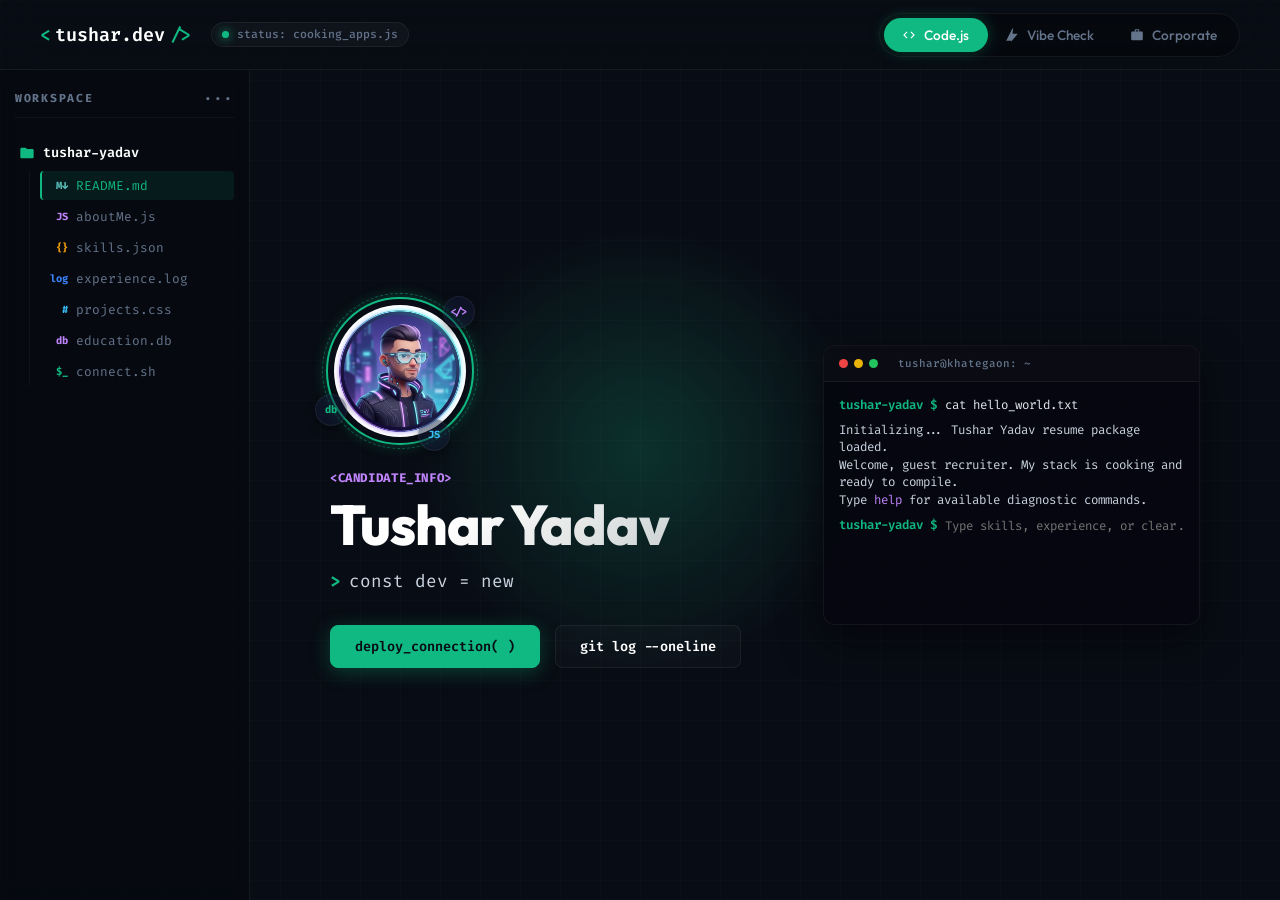
<file: index.html>
<!DOCTYPE html>
<html lang="en">
<head>
    <meta charset="UTF-8">
    <meta name="viewport" content="width=device-width, initial-scale=1.0">
    <title>Tushar Yadav | Full-Stack Web Wizard</title>
    <meta name="description" content="A highly aesthetic, dynamic interactive portfolio and resume of Tushar Yadav, Full-Stack Web Developer. Explore in Developer Mode, Gen-Z Vibe Mode, or Corporate Mode.">
    <!-- Google Fonts -->
    <link rel="preconnect" href="https://fonts.googleapis.com">
    <link rel="preconnect" href="https://fonts.gstatic.com" crossorigin>
    <link href="https://fonts.googleapis.com/css2?family=Fira+Code:wght@400;500;600&family=Inter:wght@300;400;500;600&family=Outfit:wght@400;500;600;700;800&display=swap" rel="stylesheet">
    <!-- Styling -->
    <link rel="stylesheet" href="styles.css">
</head>
<body class="mode-code">
    <!-- Interactive Background Mouse Glow -->
    <div id="cursor-glow"></div>

    <!-- Background Grid Effect -->
    <div class="bg-grid"></div>

    <!-- Master Header Navigation -->
    <header class="main-header" id="nav-header">
        <button class="mobile-menu-btn" onclick="toggleMobileExplorer()" id="btn-mobile-toggle" aria-label="Toggle Navigation Sidebar">
            <svg viewBox="0 0 24 24"><path d="M3 18h18v-2H3v2zm0-5h18v-2H3v2zm0-7v2h18V6H3z"/></svg>
        </button>
        <div class="header-logo">
            <span class="logo-bracket">&lt;</span>
            <span class="logo-text">tushar.dev</span>
            <span class="logo-bracket">/&gt;</span>
            <div class="pulse-indicator-wrapper">
                <span class="pulse-dot"></span>
                <span class="pulse-text txt-code">status: cooking_apps.js</span>
                <span class="pulse-text txt-genz">status: currently cookin' 🍳</span>
                <span class="pulse-text txt-corp">status: Open to Opportunities</span>
            </div>
        </div>
        
        <!-- Toggle Segment Controllers -->
        <nav class="mode-selector-wrapper">
            <div class="mode-selector-bg"></div>
            <button class="mode-btn active" id="btn-code" onclick="switchMode('mode-code')" data-index="0">
                <svg class="nav-icon" viewBox="0 0 24 24"><path d="M9.4 16.6L4.8 12l4.6-4.6L8 6l-6 6 6 6 1.4-1.4zm5.2 0l4.6-4.6-4.6-4.6L16 6l6 6-6 6-1.4-1.4z"/></svg>
                <span>Code.js</span>
            </button>
            <button class="mode-btn" id="btn-genz" onclick="switchMode('mode-genz')" data-index="1">
                <svg class="nav-icon" viewBox="0 0 24 24"><path d="M12 2L2 22h9l-1 2 12-14h-9l1-10z"/></svg>
                <span>Vibe Check</span>
            </button>
            <button class="mode-btn" id="btn-corp" onclick="switchMode('mode-corp')" data-index="2">
                <svg class="nav-icon" viewBox="0 0 24 24"><path d="M20 6h-4V4c0-1.11-.89-2-2-2h-4c-1.11 0-2 .89-2 2v2H4c-1.11 0-1.99.89-1.99 2L2 19c0 1.11.89 2 2 2h16c1.11 0 2-.89 2-2V8c0-1.11-.89-2-2-2zm-6 0h-4V4h4v2z"/></svg>
                <span>Corporate</span>
            </button>
        </nav>
    </header>

    <!-- Master Layout Wrapper -->
    <div class="app-layout">
        
        <!-- Sidebar - Simulated IDE Explorer -->
        <aside class="sidebar-explorer" id="sidebar">
            <div class="explorer-header">
                <span class="explorer-title">WORKSPACE</span>
                <span class="explorer-action-dots">•••</span>
            </div>
            <div class="explorer-folder">
                <div class="folder-title" onclick="toggleFolder('src-folder')">
                    <svg class="folder-icon" viewBox="0 0 24 24"><path d="M10 4H4c-1.1 0-1.99.9-1.99 2L2 18c0 1.1.9 2 2 2h16c1.1 0 2-.9 2-2V8c0-1.1-.9-2-2-2h-8l-2-2z"/></svg>
                    <span>tushar-yadav</span>
                </div>
                <div class="folder-contents active" id="src-folder">
                    <a href="#hero-section" class="file-item active" id="file-home">
                        <span class="file-extension md">M↓</span>
                        <span class="file-name">README.md</span>
                    </a>
                    <a href="#about-section" class="file-item" id="file-about">
                        <span class="file-extension js">JS</span>
                        <span class="file-name">aboutMe.js</span>
                    </a>
                    <a href="#skills-section" class="file-item" id="file-skills">
                        <span class="file-extension json">{}</span>
                        <span class="file-name">skills.json</span>
                    </a>
                    <a href="#experience-section" class="file-item" id="file-exp">
                        <span class="file-extension log">log</span>
                        <span class="file-name">experience.log</span>
                    </a>
                    <a href="#projects-section" class="file-item" id="file-proj">
                        <span class="file-extension css">#</span>
                        <span class="file-name">projects.css</span>
                    </a>
                    <a href="#education-section" class="file-item" id="file-edu">
                        <span class="file-extension db">db</span>
                        <span class="file-name">education.db</span>
                    </a>
                    <a href="#contact-section" class="file-item" id="file-contact">
                        <span class="file-extension sh">$_</span>
                        <span class="file-name">connect.sh</span>
                    </a>
                </div>
            </div>
        </aside>

        <!-- Main Scrolling Content Pane -->
        <main class="content-viewport" id="scroll-container">
            
            <!-- Section 1: HERO / LANDING -->
            <section class="section hero-sec" id="hero-section" data-file="file-home">
                <div class="section-content hero-layout">
                    
                    <div class="hero-left">
                        <!-- Custom Cyber Profile Avatar -->
                        <div class="avatar-glow-container">
                            <div class="avatar-ring-outer"></div>
                            <div class="avatar-ring-inner"></div>
                            <img src="avatar.png" alt="Tushar Yadav Avatar" class="profile-avatar" id="avatar-img">
                            <div class="tech-orb t1">&lt;/&gt;</div>
                            <div class="tech-orb t2">db</div>
                            <div class="tech-orb t3">JS</div>
                        </div>

                        <div class="hero-title-group">
                            <span class="hero-badge txt-code">&lt;candidate_info&gt;</span>
                            <span class="hero-badge txt-genz">🚨 FRESH COOK IN THE TOWN</span>
                            <span class="hero-badge txt-corp">Professional Portfolio</span>
                            
                            <h1 class="main-title" id="tushar-title">Tushar Yadav</h1>
                            
                            <div class="dynamic-subtitle-wrap">
                                <span class="subtitle-arrow">&gt;</span>
                                <span class="typing-text" id="typing-sub"></span>
                            </div>
                        </div>

                        <!-- Mini quick-actions for high aesthetics -->
                        <div class="hero-cta-group">
                            <a href="#contact-section" class="btn-primary" id="btn-hire">
                                <span class="txt-code">deploy_connection( )</span>
                                <span class="txt-genz">Ping Me (Elite Vibe Check)</span>
                                <span class="txt-corp">Contact Tushar</span>
                            </a>
                            <a href="#experience-section" class="btn-secondary" id="btn-view-work">
                                <span class="txt-code">git log --oneline</span>
                                <span class="txt-genz">Scroll My Lore</span>
                                <span class="txt-corp">View Work History</span>
                            </a>
                        </div>
                    </div>

                    <!-- Right Side: Interactive Terminal Simulator -->
                    <div class="hero-right">
                        <div class="terminal-panel">
                            <div class="terminal-header">
                                <div class="terminal-dots">
                                    <span class="dot red"></span>
                                    <span class="dot yellow"></span>
                                    <span class="dot green"></span>
                                </div>
                                <span class="terminal-tab-title">tushar@khategaon: ~</span>
                            </div>
                            <div class="terminal-body" id="term-body">
                                <div class="term-line">
                                    <span class="term-prompt">tushar-yadav $</span> <span class="term-input">cat hello_world.txt</span>
                                </div>
                                <div class="term-output text-glow" id="term-intro">
                                    Initializing... Tushar Yadav resume package loaded.<br>
                                    Welcome, guest recruiter. My stack is cooking and ready to compile.<br>
                                    Type <span class="highlight-cmd">help</span> for available diagnostic commands.
                                </div>
                                <div class="term-line" id="term-input-line">
                                    <span class="term-prompt">tushar-yadav $</span>
                                    <input type="text" class="term-cli-input" id="term-cli-input" autofocus autocomplete="off" spellcheck="false" placeholder="Type skills, experience, or clear...">
                                </div>
                            </div>
                        </div>
                    </div>

                </div>
            </section>

            <!-- Section 2: ABOUT ME -->
            <section class="section" id="about-section" data-file="file-about">
                <div class="section-content">
                    <h2 class="section-h2">
                        <span class="sec-accent txt-code">01. const ABOUT_ME = {</span>
                        <span class="sec-accent txt-genz">✨ THE LORE / VIBE CHECK</span>
                        <span class="sec-accent txt-corp">Professional Summary</span>
                    </h2>

                    <div class="glass-card about-card">
                        <div class="card-edge-glow"></div>
                        <div class="card-inner">
                            <div class="code-bracket open txt-code">{</div>
                            
                            <!-- Standard corporate professional summary -->
                            <div class="about-text txt-corp">
                                <p class="lead-para">Motivated and passionate IT professional with hands-on experience in frontend and backend web development. Skilled in building responsive websites and web applications using modern technologies including HTML5, CSS3, JavaScript, Node.js, and MongoDB.</p>
                                <p>Completed 8 months of practical, intensive coaching with a heavy focus on real-world projects, dynamic UI development, debugging, and robust problem-solving.</p>
                            </div>

                            <!-- Gen-Z Slang Summary -->
                            <div class="about-text txt-genz">
                                <p class="lead-para">I'm a full-stack wizard cooking elite code, zero cap. In my coding era, I specialize in crafting pixel-perfect, responsive layouts and backend servers that run clean with no latency issues. 🍳</p>
                                <p>Grinded 8 months straight in a tech bootcamp masterclass, building templates, debugging complex scripts, and optimizing databases. Main character energy in every repo I push.</p>
                            </div>

                            <!-- Developer Code Summary -->
                            <div class="about-text txt-code">
                                <div class="code-indent">
                                    <span class="code-key">name</span>: <span class="code-string">"Tushar Yadav"</span>,<br>
                                    <span class="code-key">role</span>: <span class="code-string">"Full-Stack Web Trainee"</span>,<br>
                                    <span class="code-key">xp_duration</span>: <span class="code-string">"8_months_intensive"</span>,<br>
                                    <span class="code-key">vibe</span>: <span class="code-string">"Always learning, zero-downtime architect"</span>,<br>
                                    <span class="code-key">mission</span>: <span class="code-string">"Convert user ideas into robust, responsive codeblocks"</span>,<br>
                                    <span class="code-key">locales</span>: [<span class="code-string">"Khategaon"</span>, <span class="code-string">"Remote"</span>],<br>
                                    <span class="code-key">core_drivers</span>: [<span class="code-string">"clean UI"</span>, <span class="code-string">"scalable databases"</span>, <span class="code-string">"interactive styling"</span>]
                                </div>
                            </div>

                            <div class="code-bracket close txt-code">}</div>
                        </div>
                    </div>

                    <!-- Personal Strengths / Vibe highlights -->
                    <div class="strengths-wrapper">
                        <h3 class="subsection-h3 txt-code">// internal_drivers:</h3>
                        <h3 class="subsection-h3 txt-genz">🎯 CHARACTER PERKS (UNLOCKED)</h3>
                        <h3 class="subsection-h3 txt-corp">Key Strengths & Competencies</h3>
                        
                        <div class="strengths-grid">
                            <div class="strength-tag" id="str-learner">
                                <div class="strength-icon">🚀</div>
                                <div class="strength-content">
                                    <span class="strength-title txt-code">QuickLearner.extend()</span>
                                    <span class="strength-title txt-genz">Quick Learner Maxxing</span>
                                    <span class="strength-title txt-corp">Rapid Technology Adaptation</span>
                                    <span class="strength-desc txt-code">Upgrades mental libraries dynamically.</span>
                                    <span class="strength-desc txt-genz">Learns new tech in record time. Elite focus.</span>
                                    <span class="strength-desc txt-corp">Proven ability to master complex stacks quickly.</span>
                                </div>
                            </div>
                            
                            <div class="strength-tag" id="str-punctual">
                                <div class="strength-icon">⏰</div>
                                <div class="strength-content">
                                    <span class="strength-title txt-code">cron.schedule('on_time')</span>
                                    <span class="strength-title txt-genz">Hardworking & Punctual</span>
                                    <span class="strength-title txt-corp">Reliable & Timely Execution</span>
                                    <span class="strength-desc txt-code">Zero deadline misses. Punctual execution.</span>
                                    <span class="strength-desc txt-genz">Always locked in, punctuality is undefeated.</span>
                                    <span class="strength-desc txt-corp">Committed to hitting milestones and project timelines.</span>
                                </div>
                            </div>

                            <div class="strength-tag" id="str-attitude">
                                <div class="strength-icon">☀️</div>
                                <div class="strength-content">
                                    <span class="strength-title txt-code">this.attitude === 'positive'</span>
                                    <span class="strength-title txt-genz">Immaculate Vibes Only</span>
                                    <span class="strength-title txt-corp">Positive Attitude & Mindset</span>
                                    <span class="strength-desc txt-code">Returns catch(err) => resolve('we_will_fix_it').</span>
                                    <span class="strength-desc txt-genz">Bouncing back from bugs with positive energy.</span>
                                    <span class="strength-desc txt-corp">Constructive team member focused on solutions.</span>
                                </div>
                            </div>

                            <div class="strength-tag" id="str-collab">
                                <div class="strength-icon">🤝</div>
                                <div class="strength-content">
                                    <span class="strength-title txt-code">git.merge('team_branch')</span>
                                    <span class="strength-title txt-genz">Team Synergy Master</span>
                                    <span class="strength-title txt-corp">Collaborative Communication</span>
                                    <span class="strength-desc txt-code">Syncs assets and code flawlessly without conflicts.</span>
                                    <span class="strength-desc txt-genz">Excellent synergy, carrying discussions, no friction.</span>
                                    <span class="strength-desc txt-corp">Exceptional verbal exchange and dynamic team player.</span>
                                </div>
                            </div>
                        </div>
                    </div>

                </div>
            </section>

            <!-- Section 3: TECHNICAL SKILLS -->
            <section class="section" id="skills-section" data-file="file-skills">
                <div class="section-content">
                    <h2 class="section-h2">
                        <span class="sec-accent txt-code">02. cat skills.json</span>
                        <span class="sec-accent txt-genz">🔥 MY STACK IS ELITE</span>
                        <span class="sec-accent txt-corp">Technical Expertise</span>
                    </h2>

                    <div class="skills-layout-grid">
                        
                        <!-- Skill Area 1: FRONTEND -->
                        <div class="glass-card skill-card" id="card-frontend">
                            <div class="card-header">
                                <div class="skill-category-icon">
                                    <svg viewBox="0 0 24 24"><path d="M12 2L2 7l10 5 10-5-10-5zM2 17l10 5 10-5M2 12l10 5 10-5"/></svg>
                                </div>
                                <h3 class="skill-cat-title">Frontend Development</h3>
                            </div>
                            <div class="skills-badges-list">
                                <div class="skill-badge" data-level="95%">
                                    <span class="badge-name">HTML5</span>
                                    <div class="badge-desc txt-code">&lt;semantic_layout&gt;</div>
                                    <div class="badge-desc txt-genz">Building structure, clean layout meta</div>
                                    <div class="badge-desc txt-corp">Structural page semantics & SEO base</div>
                                    <div class="skill-bar"><div class="fill" style="width: 95%;"></div></div>
                                </div>
                                <div class="skill-badge" data-level="90%">
                                    <span class="badge-name">CSS3</span>
                                    <div class="badge-desc txt-code">.aesthetic { layout: flex; }</div>
                                    <div class="badge-desc txt-genz">Glassmorphism, variables, flexbox flex</div>
                                    <div class="badge-desc txt-corp">Responsive typography & layout design</div>
                                    <div class="skill-bar"><div class="fill" style="width: 90%;"></div></div>
                                </div>
                                <div class="skill-badge" data-level="85%">
                                    <span class="badge-name">JavaScript</span>
                                    <div class="badge-desc txt-code">async () =&gt; await success;</div>
                                    <div class="badge-desc txt-genz">DOM wizardry, logic controllers</div>
                                    <div class="badge-desc txt-corp">Dynamic logic & browser interactivity</div>
                                    <div class="skill-bar"><div class="fill" style="width: 85%;"></div></div>
                                </div>
                                <div class="skill-badge" data-level="90%">
                                    <span class="badge-name">Responsive Design</span>
                                    <div class="badge-desc txt-code">@media (max-width: mobile)</div>
                                    <div class="badge-desc txt-genz">Looks clean on iPhone & Ultra-wide monitors</div>
                                    <div class="badge-desc txt-corp">Mobile-first layouts & liquid navigation</div>
                                    <div class="skill-bar"><div class="fill" style="width: 90%;"></div></div>
                                </div>
                            </div>
                        </div>

                        <!-- Skill Area 2: BACKEND & DATABASE -->
                        <div class="glass-card skill-card" id="card-backend">
                            <div class="card-header">
                                <div class="skill-category-icon">
                                    <svg viewBox="0 0 24 24"><path d="M12 2C6.48 2 2 6.48 2 12s4.48 10 10 10 10-4.48 10-10S17.52 2 12 2zm1 17h-2v-2h2v2zm2.07-7.75l-.9.92C13.45 12.9 13 13.5 13 15h-2v-.5c0-1.1.45-2.1 1.17-2.83l1.24-1.26c.37-.36.59-.86.59-1.41 0-1.1-.9-2-2-2s-2 .9-2 2H7c0-2.76 2.24-5 5-5s5 2.24 5 5c0 1.04-.42 1.99-1.07 2.75z"/></svg>
                                </div>
                                <h3 class="skill-cat-title">Backend & Database</h3>
                            </div>
                            <div class="skills-badges-list">
                                <div class="skill-badge" data-level="80%">
                                    <span class="badge-name">Node.js</span>
                                    <div class="badge-desc txt-code">require('http').createServer()</div>
                                    <div class="badge-desc txt-genz">Engines running scripts at peak speed 🏎️</div>
                                    <div class="badge-desc txt-corp">Scalable server-side script execution</div>
                                    <div class="skill-bar"><div class="fill" style="width: 80%;"></div></div>
                                </div>
                                <div class="skill-badge" data-level="82%">
                                    <span class="badge-name">Express.js</span>
                                    <div class="badge-desc txt-code">app.use(router)</div>
                                    <div class="badge-desc txt-genz">Server gates, middleware pipelines</div>
                                    <div class="badge-desc txt-corp">Robust REST API routing systems</div>
                                    <div class="skill-bar"><div class="fill" style="width: 82%;"></div></div>
                                </div>
                                <div class="skill-badge" data-level="80%">
                                    <span class="badge-name">MongoDB</span>
                                    <div class="badge-desc txt-code">db.collection.aggregate()</div>
                                    <div class="badge-desc txt-genz">Keeping database documents rent-free 📁</div>
                                    <div class="badge-desc txt-corp">JSON schema databases & aggregations</div>
                                    <div class="skill-bar"><div class="fill" style="width: 80%;"></div></div>
                                </div>
                            </div>
                        </div>

                        <!-- Skill Area 3: UTILITIES & SYSTEM -->
                        <div class="glass-card skill-card" id="card-other">
                            <div class="card-header">
                                <div class="skill-category-icon">
                                    <svg viewBox="0 0 24 24"><path d="M22.7 19l-9.1-9.1c.9-2.3.4-5-1.5-6.9-2-2-5-2.4-7.4-1.3L9 6 6 9 1.6 4.3C.5 6.7.9 9.8 2.9 11.8c1.9 1.9 4.6 2.4 6.9 1.5l9.1 9.1c.4.4 1 .4 1.4 0l2.3-2.3c.5-.4.5-1.1.1-1.1z"/></svg>
                                </div>
                                <h3 class="skill-cat-title">Other Assets & Automation</h3>
                            </div>
                            <div class="skills-badges-list">
                                <div class="skill-badge" data-level="90%">
                                    <span class="badge-name">Windows OS & CLI</span>
                                    <div class="badge-desc txt-code">powershell -Command "run"</div>
                                    <div class="badge-desc txt-genz">Managing file directories in terminal mode</div>
                                    <div class="badge-desc txt-corp">System configurations and operations</div>
                                    <div class="skill-bar"><div class="fill" style="width: 90%;"></div></div>
                                </div>
                                <div class="skill-badge" data-level="95%">
                                    <span class="badge-name">Software & File Handling</span>
                                    <div class="badge-desc txt-code">fs.mkdirSync(nested_folders)</div>
                                    <div class="badge-desc txt-genz">Zero disorganization, clean digital system</div>
                                    <div class="badge-desc txt-corp">Effective assets management & logistics</div>
                                    <div class="skill-bar"><div class="fill" style="width: 95%;"></div></div>
                                </div>
                                <div class="skill-badge" data-level="85%">
                                    <span class="badge-name">AI & Automation Tools</span>
                                    <div class="badge-desc txt-code">gpt.prompt(optimize_workflow)</div>
                                    <div class="badge-desc txt-genz">AI prompts to boost dev productivity 🤖</div>
                                    <div class="badge-desc txt-corp">Leveraging LLM interfaces for coding flow</div>
                                    <div class="skill-bar"><div class="fill" style="width: 85%;"></div></div>
                                </div>
                            </div>
                        </div>

                    </div>
                </div>
            </section>

            <!-- Section 4: EXPERIENCE -->
            <section class="section" id="experience-section" data-file="file-exp">
                <div class="section-content">
                    <h2 class="section-h2">
                        <span class="sec-accent txt-code">03. git log --experience</span>
                        <span class="sec-accent txt-genz">🛠️ THE CAREER ARC</span>
                        <span class="sec-accent txt-corp">Professional Experience</span>
                    </h2>

                    <div class="timeline-container">
                        <div class="timeline-line"></div>
                        
                        <div class="timeline-item active">
                            <div class="timeline-bullet"></div>
                            <div class="timeline-date">2025 - Present (8 Months)</div>
                            <div class="glass-card timeline-card">
                                <div class="card-inner">
                                    <div class="timeline-card-header">
                                        <div class="job-meta">
                                            <h3 class="job-title txt-code">class WebDevelopmentTrainee extends Coaching</h3>
                                            <h3 class="job-title txt-genz">Web Development Apprentice Trainee 🚀</h3>
                                            <h3 class="job-title txt-corp">Web Development Trainee</h3>
                                            
                                            <span class="company-name">Coaching Institute</span>
                                        </div>
                                        <span class="job-duration-badge">8 Months Intensive</span>
                                    </div>
                                    
                                    <ul class="timeline-bullet-list">
                                        <!-- Code mode comments and features -->
                                        <li class="txt-code"><span class="list-bullet">&gt;</span> git commit -m "feat: design aesthetic & highly responsive structures using CSS3 & HTML5 semantic components"</li>
                                        <li class="txt-code"><span class="list-bullet">&gt;</span> git commit -m "feat: setup Express routers and configure Node.js runtime environments for web applications"</li>
                                        <li class="txt-code"><span class="list-bullet">&gt;</span> git commit -m "feat: establish DB connection schemas via MongoDB clusters and verify secure collections integration"</li>
                                        <li class="txt-code"><span class="list-bullet">&gt;</span> git commit -m "fix: resolve nested layout styling errors and refactor complex asynchronous code scopes"</li>
                                        <li class="txt-code"><span class="list-bullet">&gt;</span> git commit -m "test: rebuild design templates to match high fidelity real-time target designs exactly"</li>

                                        <!-- Gen-Z Translation -->
                                        <li class="txt-genz"><span class="list-bullet">⚡</span> Designed aesthetic, liquid frontend layouts that adapt to any screen size flawlessly, no cap.</li>
                                        <li class="txt-genz"><span class="list-bullet">⚡</span> Programmed robust, supercharged Express.js servers with Node, keeping backend routes tidy.</li>
                                        <li class="txt-genz"><span class="list-bullet">⚡</span> Linked MongoDB collections to databases, query and filter documents rent-free with zero drops.</li>
                                        <li class="txt-genz"><span class="list-bullet">⚡</span> Debugged complex UI layouts and logic scopes, converting runtime console red warnings into green lights.</li>
                                        <li class="txt-genz"><span class="list-bullet">⚡</span> Recreated professional layouts and high-end landing pages to unlock absolute UI layouts mastery.</li>

                                        <!-- Corporate description -->
                                        <li class="txt-corp"><span class="list-bullet">▪</span> Engineered highly accessible and responsive grid layouts utilizing modern HTML5 and CSS3 methodologies.</li>
                                        <li class="txt-corp"><span class="list-bullet">▪</span> Built stable backend logic using Node.js framework and Express, streamlining request-response workflows.</li>
                                        <li class="txt-corp"><span class="list-bullet">▪</span> Structured and managed scalable schema architectures via MongoDB databases.</li>
                                        <li class="txt-corp"><span class="list-bullet">▪</span> Spearheaded troubleshooting and debugging sessions, minimizing front-end and back-end rendering bottlenecks.</li>
                                        <li class="txt-corp"><span class="list-bullet">▪</span> Developed real-world template recreations to perfect pixel-level accuracy and production standards.</li>
                                    </ul>
                                </div>
                            </div>
                        </div>
                    </div>
                </div>
            </section>

            <!-- Section 5: PROJECTS -->
            <section class="section" id="projects-section" data-file="file-proj">
                <div class="section-content">
                    <h2 class="section-h2">
                        <span class="sec-accent txt-code">04. ls -la ./projects</span>
                        <span class="sec-accent txt-genz">💻 SHIPPED AND COOKING</span>
                        <span class="sec-accent txt-corp">Featured Projects</span>
                    </h2>

                    <div class="projects-grid">
                        
                        <!-- Project 1: Responsive Websites -->
                        <div class="glass-card project-card" id="proj-responsive">
                            <div class="project-header">
                                <div class="proj-badge txt-code">package: frontend</div>
                                <div class="proj-badge txt-genz">🎨 PIXEL PERFECT METALLIC</div>
                                <div class="proj-badge txt-corp">Responsive Layout Design</div>
                                <h3 class="project-title">Responsive UI Layout System</h3>
                            </div>
                            <div class="project-description">
                                <p class="txt-code">// Configured complex flexbox frameworks, modular sections, footers, responsive grid matrices, and scroll bars.</p>
                                <p class="txt-genz">Creating modern web pages with beautiful UI setups. Structured grid alignments, footer components, dynamic image lists, and sticky navigations that click. 🎨</p>
                                <p class="txt-corp">Developed structural desktop and mobile-responsive websites using semantic structures. Designed fluid columns, layout grids, modern navigation headers, and interactive grids.</p>
                            </div>
                            <div class="project-tags">
                                <span class="tag-pill html">HTML5</span>
                                <span class="tag-pill css">CSS3</span>
                                <span class="tag-pill js">JavaScript</span>
                                <span class="tag-pill ui">UI/UX</span>
                            </div>
                        </div>

                        <!-- Project 2: Full Stack Practises -->
                        <div class="glass-card project-card" id="proj-fullstack">
                            <div class="project-header">
                                <div class="proj-badge txt-code">package: mern</div>
                                <div class="proj-badge txt-genz">⚙️ BACKEND METADATA</div>
                                <div class="proj-badge txt-corp">Full Stack Development</div>
                                <h3 class="project-title">Full-Stack Application Sandbox</h3>
                            </div>
                            <div class="project-description">
                                <p class="txt-code">// Programmed node routers, setup Express connection instances, and connected CRUD routes to MongoDB clusters.</p>
                                <p class="txt-genz">Built full-stack engines under the hood. Managing servers with Express, routing URLs, and stashing files inside MongoDB seamlessly. ⚙️</p>
                                <p class="txt-corp">Assembled functional server deployments. Configured Node servers, managed network endpoints, and integrated database handlers to store web application forms and logs.</p>
                            </div>
                            <div class="project-tags">
                                <span class="tag-pill node">Node.js</span>
                                <span class="tag-pill express">Express.js</span>
                                <span class="tag-pill mongo">MongoDB</span>
                                <span class="tag-pill api">REST API</span>
                            </div>
                        </div>

                    </div>
                </div>
            </section>

            <!-- Section 6: EDUCATION -->
            <section class="section" id="education-section" data-file="file-edu">
                <div class="section-content">
                    <h2 class="section-h2">
                        <span class="sec-accent txt-code">05. query db.education</span>
                        <span class="sec-accent txt-genz">🎓 THE ACADEMIC ARC</span>
                        <span class="sec-accent txt-corp">Education</span>
                    </h2>

                    <div class="education-grid">
                        
                        <!-- 12th Grade -->
                        <div class="glass-card edu-card" id="edu-12th">
                            <div class="edu-icon">🎒</div>
                            <div class="edu-info">
                                <span class="edu-year">Graduated 2024</span>
                                <h3 class="edu-degree txt-code">class HigherSecondary extends School</h3>
                                <h3 class="edu-degree txt-genz">Higher Secondary Arc (12th) 🏫</h3>
                                <h3 class="edu-degree txt-corp">Higher Secondary (12th Grade)</h3>
                                <h4 class="edu-school">Fifth Mountain Academy</h4>
                                <span class="edu-board">M.P. State Board of Secondary Education</span>
                            </div>
                        </div>

                        <!-- 10th Grade -->
                        <div class="glass-card edu-card" id="edu-10th">
                            <div class="edu-icon">📝</div>
                            <div class="edu-info">
                                <span class="edu-year">Graduated 2022</span>
                                <h3 class="edu-degree txt-code">class SecondarySchool extends School</h3>
                                <h3 class="edu-degree txt-genz">Secondary School Arc (10th) 📝</h3>
                                <h3 class="edu-degree txt-corp">Secondary School (10th Grade)</h3>
                                <h4 class="edu-school">Fifth Mountain Academy</h4>
                                <span class="edu-board">M.P. State Board of Secondary Education</span>
                            </div>
                        </div>

                    </div>

                    <!-- Languages Section integrated here beautifully -->
                    <div class="languages-panel glass-card">
                        <div class="card-inner">
                            <h3 class="subsection-h3 txt-code">// active_locales_dictionary:</h3>
                            <h3 class="subsection-h3 txt-genz">🗣️ GLOBAL COMMUNICATION PACKS</h3>
                            <h3 class="subsection-h3 txt-corp">Languages</h3>
                            
                            <div class="languages-grid">
                                <div class="lang-node">
                                    <div class="lang-header">
                                        <span class="lang-name">Hindi</span>
                                        <span class="lang-level txt-code">"native_system"</span>
                                        <span class="lang-level txt-genz">Native Vibe (100% Slay)</span>
                                        <span class="lang-level txt-corp">Native Proficiency</span>
                                    </div>
                                    <div class="lang-meter"><div class="fill" style="width: 100%;"></div></div>
                                </div>
                                <div class="lang-node">
                                    <div class="lang-header">
                                        <span class="lang-name">English</span>
                                        <span class="lang-level txt-code">"global_api_v2"</span>
                                        <span class="lang-level txt-genz">Globally Certified (85% Flex)</span>
                                        <span class="lang-level txt-corp">Professional Working Proficiency</span>
                                    </div>
                                    <div class="lang-meter"><div class="fill" style="width: 85%;"></div></div>
                                </div>
                            </div>
                        </div>
                    </div>

                </div>
            </section>

            <!-- Section 7: CONTACT -->
            <section class="section" id="contact-section" data-file="file-contact">
                <div class="section-content">
                    <h2 class="section-h2">
                        <span class="sec-accent txt-code">06. ./connect.sh --ping</span>
                        <span class="sec-accent txt-genz">📞 PING ME DIRECTLY</span>
                        <span class="sec-accent txt-corp">Get in Touch</span>
                    </h2>

                    <div class="contact-layout">
                        
                        <!-- Left Details Card -->
                        <div class="glass-card contact-info-card">
                            <h3 class="contact-card-title txt-code">const channels = {</h3>
                            <h3 class="contact-card-title txt-genz">⚡ ELITE DIRECT LINE</h3>
                            <h3 class="contact-card-title txt-corp">Contact Directory</h3>
                            
                            <div class="contact-details-list">
                                <!-- Phone -->
                                <div class="contact-item" onclick="copyText('+919589045835', 'Phone copied to clipboard!')">
                                    <div class="contact-icon">
                                        <svg viewBox="0 0 24 24"><path d="M6.62 10.79c1.44 2.83 3.76 5.14 6.59 6.59l2.2-2.2c.27-.27.67-.36 1.02-.24 1.12.37 2.33.57 3.57.57.55 0 1 .45 1 1V20c0 .55-.45 1-1 1-9.39 0-17-7.61-17-17 0-.55.45-1 1-1h3.5c.55 0 1 .45 1 1 0 1.25.2 2.45.57 3.57.11.35.03.74-.25 1.02l-2.2 2.2z"/></svg>
                                    </div>
                                    <div class="contact-meta">
                                        <span class="label">PHONE</span>
                                        <span class="value link">+91 9589045835</span>
                                    </div>
                                    <span class="copy-tag">COPY</span>
                                </div>

                                <!-- Email -->
                                <div class="contact-item" onclick="copyText('tushar911.ty@gmail.com', 'Email copied to clipboard!')">
                                    <div class="contact-icon">
                                        <svg viewBox="0 0 24 24"><path d="M20 4H4c-1.1 0-1.99.9-1.99 2L2 18c0 1.1.9 2 2 2h16c1.1 0 2-.9 2-2V6c0-1.1-.9-2-2-2zm0 4l-8 5-8-5V6l8 5 8-5v2z"/></svg>
                                    </div>
                                    <div class="contact-meta">
                                        <span class="label">EMAIL</span>
                                        <span class="value link">tushar911.ty@gmail.com</span>
                                    </div>
                                    <span class="copy-tag">COPY</span>
                                </div>

                                <!-- Location -->
                                <div class="contact-item">
                                    <div class="contact-icon">
                                        <svg viewBox="0 0 24 24"><path d="M12 2C8.13 2 5 5.13 5 9c0 5.25 7 13 7 13s7-7.75 7-13c0-3.87-3.13-7-7-7zm0 9.5c-1.38 0-2.5-1.12-2.5-2.5s1.12-2.5 2.5-2.5 2.5 1.12 2.5 2.5-1.12 2.5-2.5 2.5z"/></svg>
                                    </div>
                                    <div class="contact-meta">
                                        <span class="label">LOCATION</span>
                                        <span class="value">Khategaon, M.P., India</span>
                                    </div>
                                </div>
                            </div>
                            
                            <h3 class="contact-card-title end txt-code">}</h3>
                        </div>

                        <!-- Right Contact CLI Form simulator -->
                        <div class="glass-card contact-form-card">
                            <div class="form-header">
                                <span class="form-tab">git_ping_webhook.sh</span>
                                <span class="form-status" id="webhook-status">SYSTEM_IDLE</span>
                            </div>
                            
                            <form id="contact-form" onsubmit="handleContactSubmit(event)">
                                <div class="input-row">
                                    <div class="field-group">
                                        <label for="sender-name">--name</label>
                                        <input type="text" id="sender-name" placeholder="Your name..." required autocomplete="off">
                                    </div>
                                    <div class="field-group">
                                        <label for="sender-email">--email</label>
                                        <input type="email" id="sender-email" placeholder="Your email..." required autocomplete="off">
                                    </div>
                                </div>
                                
                                <div class="field-group msg-group">
                                    <label for="sender-msg">--message</label>
                                    <textarea id="sender-msg" rows="4" placeholder="What's cooking? Let's connect..." required></textarea>
                                </div>

                                <div class="form-footer">
                                    <div class="form-terminal-output" id="form-logs">
                                        $ awaiting connection parameters...
                                    </div>
                                    
                                    <button type="submit" class="btn-primary form-submit-btn" id="btn-submit">
                                        <span>curl -X POST connect.sh</span>
                                    </button>
                                </div>
                            </form>
                        </div>

                    </div>
                </div>
            </section>

            <!-- Global Footer -->
            <footer class="app-footer">
                <p class="copyright">&copy; 2026 Tushar Yadav. All systems operational. Powered by coffee and logic.</p>
                <div class="footer-stats">
                    <span class="stat-badge">v3.5.0-high</span>
                    <span class="stat-badge">Gen-Z Compliant</span>
                    <span class="stat-badge">100% Aesthetic</span>
                </div>
            </footer>

        </main>
    </div>

    <!-- Alert toast notification popup -->
    <div class="toast-alert" id="toast">
        <span class="toast-icon">✨</span>
        <span class="toast-msg">Text copied!</span>
    </div>

    <!-- Custom Script -->
    <script src="script.js"></script>
</body>
</html>
</file>
<file: styles.css>
/* ==========================================================================
   TUSHAR YADAV RESUME STYLING SYSTEM
   ========================================================================== */

/* --- Custom Core CSS Variables --- */
:root {
    --font-primary: 'Outfit', 'Inter', -apple-system, sans-serif;
    --font-code: 'Fira Code', 'Courier New', monospace;

    /* Theme colors */
    --bg-base: #060913;
    --bg-surface: rgba(13, 20, 38, 0.6);
    --bg-card: rgba(20, 30, 58, 0.45);
    
    --border-color: rgba(255, 255, 255, 0.06);
    --border-glow: rgba(255, 255, 255, 0.12);

    --text-white: #ffffff;
    --text-primary: #cbd5e1;
    --text-muted: #64748b;

    /* Transition configs */
    --transition-smooth: all 0.4s cubic-bezier(0.16, 1, 0.3, 1);
    --transition-quick: all 0.2s cubic-bezier(0.16, 1, 0.3, 1);

    /* Mode Accent Colors (Interpolated dynamically by Javascript / classes) */
    --accent-main: #10b981;
    --accent-main-rgb: 16, 185, 129;
    --accent-glow: rgba(16, 185, 129, 0.45);
    --accent-secondary: #c084fc;
}

/* --- Mode Configurations --- */

/* 1. IDE Code Mode */
body.mode-code {
    --accent-main: #10b981;
    --accent-main-rgb: 16, 185, 129;
    --accent-glow: rgba(16, 185, 129, 0.3);
    --accent-secondary: #c084fc;
    --bg-base: #080c14;
    --bg-surface: rgba(10, 16, 28, 0.7);
    --font-current: var(--font-code);
}

/* 2. Gen-Z Vibe Mode */
body.mode-genz {
    --accent-main: #ff4e93;
    --accent-main-rgb: 255, 78, 147;
    --accent-glow: rgba(255, 78, 147, 0.45);
    --accent-secondary: #00f0ff;
    --bg-base: #090514;
    --bg-surface: rgba(18, 10, 32, 0.65);
    --font-current: var(--font-primary);
}

/* 3. Corporate Professional Mode */
body.mode-corp {
    --accent-main: #4f46e5;
    --accent-main-rgb: 79, 70, 229;
    --accent-glow: rgba(79, 70, 229, 0.25);
    --accent-secondary: #eab308;
    --bg-base: #0f172a;
    --bg-surface: rgba(30, 41, 59, 0.7);
    --font-current: var(--font-primary);
}

/* --- Base Resets & Styling --- */
* {
    margin: 0;
    padding: 0;
    box-sizing: border-box;
    scroll-behavior: smooth;
}

body {
    background-color: var(--bg-base);
    color: var(--text-primary);
    font-family: var(--font-current), var(--font-primary);
    overflow: hidden; /* Main window has no scroll, custom scrolling container used */
    height: 100vh;
    width: 100vw;
    transition: background-color 0.6s ease, color 0.4s ease;
    -webkit-font-smoothing: antialiased;
}

/* Dynamic Morph Text Switcher logic */
body.mode-code .txt-genz, body.mode-code .txt-corp { display: none !important; }
body.mode-genz .txt-code, body.mode-genz .txt-corp { display: none !important; }
body.mode-corp .txt-code, body.mode-corp .txt-genz { display: none !important; }

/* Custom Scrollbars */
::-webkit-scrollbar {
    width: 8px;
    height: 8px;
}
::-webkit-scrollbar-track {
    background: rgba(0, 0, 0, 0.25);
}
::-webkit-scrollbar-thumb {
    background: rgba(255, 255, 255, 0.08);
    border-radius: 4px;
    border: 2px solid transparent;
}
::-webkit-scrollbar-thumb:hover {
    background: rgba(255, 255, 255, 0.16);
}

/* --- Background Visuals --- */
.bg-grid {
    position: fixed;
    top: 0;
    left: 0;
    width: 100vw;
    height: 100vh;
    background-size: 40px 40px;
    background-image: 
        linear-gradient(rgba(255, 255, 255, 0.015) 1px, transparent 1px),
        linear-gradient(90deg, rgba(255, 255, 255, 0.015) 1px, transparent 1px);
    z-index: 1;
    pointer-events: none;
}

/* Mouse cursor trailing glow */
#cursor-glow {
    position: fixed;
    top: 0;
    left: 0;
    width: 450px;
    height: 450px;
    border-radius: 50%;
    background: radial-gradient(circle, var(--accent-glow) 0%, rgba(var(--accent-main-rgb), 0) 70%);
    z-index: 2;
    pointer-events: none;
    transform: translate(-50%, -50%);
    opacity: 0.7;
    transition: opacity 0.3s ease, background 0.8s ease;
    mix-blend-mode: screen;
}

/* --- Master Header Layout --- */
.main-header {
    position: fixed;
    top: 0;
    left: 0;
    width: 100vw;
    height: 70px;
    display: flex;
    justify-content: space-between;
    align-items: center;
    padding: 0 40px;
    background: rgba(var(--bg-base), 0.7);
    backdrop-filter: blur(16px);
    border-bottom: 1px solid var(--border-color);
    z-index: 100;
}

/* Branding Logo */
.header-logo {
    display: flex;
    align-items: center;
    font-family: var(--font-code);
    font-size: 1.15rem;
    font-weight: 600;
}
.logo-bracket {
    color: var(--accent-main);
    transition: color 0.4s ease;
}
.logo-text {
    color: var(--text-white);
    margin: 0 4px;
}

/* Pulse open status indicators */
.pulse-indicator-wrapper {
    display: flex;
    align-items: center;
    margin-left: 20px;
    padding: 4px 10px;
    border-radius: 20px;
    background: rgba(255, 255, 255, 0.03);
    border: 1px solid var(--border-color);
}
.pulse-dot {
    width: 7px;
    height: 7px;
    border-radius: 50%;
    background-color: var(--accent-main);
    margin-right: 8px;
    box-shadow: 0 0 10px var(--accent-main);
    animation: pulseGlow 1.8s infinite alternate;
    transition: background-color 0.4s ease, box-shadow 0.4s ease;
}
@keyframes pulseGlow {
    0% { transform: scale(0.9); opacity: 0.6; }
    100% { transform: scale(1.15); opacity: 1; box-shadow: 0 0 14px var(--accent-main); }
}
.pulse-text {
    font-size: 0.72rem;
    color: var(--text-muted);
    font-weight: 500;
}

/* Sticky Navigation Slider */
.mode-selector-wrapper {
    position: relative;
    display: flex;
    align-items: center;
    background: rgba(0, 0, 0, 0.3);
    padding: 4px;
    border-radius: 30px;
    border: 1px solid var(--border-color);
}
.mode-btn {
    position: relative;
    display: flex;
    align-items: center;
    gap: 8px;
    border: none;
    background: transparent;
    color: var(--text-muted);
    font-family: var(--font-primary);
    font-size: 0.85rem;
    font-weight: 500;
    padding: 8px 18px;
    border-radius: 24px;
    cursor: pointer;
    z-index: 10;
    transition: var(--transition-quick);
}
.mode-btn.active {
    color: var(--text-white);
}
.mode-btn:hover {
    color: var(--text-white);
}
.nav-icon {
    width: 14px;
    height: 14px;
    fill: currentColor;
    transition: fill 0.3s ease;
}

/* Background segment selector slider */
.mode-selector-bg {
    position: absolute;
    top: 4px;
    left: 4px;
    height: calc(100% - 8px);
    width: 105px; /* dynamically updated in js */
    border-radius: 24px;
    background: var(--accent-main);
    box-shadow: 0 0 15px rgba(var(--accent-main-rgb), 0.3);
    z-index: 1;
    transition: transform 0.4s cubic-bezier(0.175, 0.885, 0.32, 1.275), width 0.4s ease, background 0.4s ease, box-shadow 0.4s ease;
}

/* --- App Layout Structures --- */
.app-layout {
    position: absolute;
    top: 70px;
    left: 0;
    width: 100vw;
    height: calc(100vh - 70px);
    display: grid;
    grid-template-columns: 250px 1fr;
    z-index: 10;
    overflow: hidden;
}

/* Sidebar simulated Explorer panels */
.sidebar-explorer {
    background: rgba(0, 0, 0, 0.2);
    border-right: 1px solid var(--border-color);
    padding: 20px 15px;
    display: flex;
    flex-direction: column;
    z-index: 20;
    backdrop-filter: blur(8px);
    transition: transform 0.4s ease, width 0.4s ease;
}
.explorer-header {
    display: flex;
    justify-content: space-between;
    align-items: center;
    margin-bottom: 20px;
    padding-bottom: 10px;
    border-bottom: 1px solid rgba(255, 255, 255, 0.04);
}
.explorer-title {
    font-size: 0.72rem;
    font-weight: 700;
    letter-spacing: 0.15em;
    color: var(--text-muted);
}
.explorer-action-dots {
    color: var(--text-muted);
    font-size: 0.8rem;
    letter-spacing: 2px;
}
.explorer-folder {
    display: flex;
    flex-direction: column;
}
.folder-title {
    display: flex;
    align-items: center;
    gap: 8px;
    cursor: pointer;
    font-size: 0.85rem;
    font-weight: 600;
    color: var(--text-white);
    padding: 6px 4px;
    border-radius: 4px;
    transition: background 0.2s;
}
.folder-title:hover {
    background: rgba(255, 255, 255, 0.03);
}
.folder-icon {
    width: 16px;
    height: 16px;
    fill: var(--accent-main);
    transition: fill 0.4s ease;
}
.folder-contents {
    margin-left: 14px;
    padding-left: 10px;
    border-left: 1px dotted rgba(255, 255, 255, 0.08);
    display: none;
    flex-direction: column;
    gap: 2px;
    margin-top: 4px;
}
.folder-contents.active {
    display: flex;
}
.file-item {
    display: flex;
    align-items: center;
    gap: 8px;
    padding: 6px 10px;
    border-radius: 4px;
    text-decoration: none;
    font-size: 0.8rem;
    color: var(--text-muted);
    cursor: pointer;
    transition: var(--transition-quick);
}
.file-item:hover {
    background: rgba(255, 255, 255, 0.03);
    color: var(--text-white);
}
.file-item.active {
    background: rgba(var(--accent-main-rgb), 0.1);
    color: var(--accent-main);
    border-left: 2px solid var(--accent-main);
    padding-left: 8px;
}
.file-extension {
    font-size: 0.65rem;
    font-weight: 700;
    width: 18px;
    text-align: right;
}
.file-extension.md { color: #5bc0be; }
.file-extension.js { color: var(--accent-secondary); }
.file-extension.json { color: #f59e0b; }
.file-extension.log { color: #3b82f6; }
.file-extension.css { color: #38bdf8; }
.file-extension.db { color: #c084fc; }
.file-extension.sh { color: #10b981; }

/* Main scrolling container */
.content-viewport {
    grid-column: 2;
    overflow-y: scroll;
    height: 100%;
    position: relative;
    scroll-snap-type: y mandatory;
    scroll-padding-top: 20px;
    z-index: 10;
}

/* Sections Structure */
.section {
    min-height: calc(100vh - 70px);
    width: 100%;
    padding: 60px 80px;
    display: flex;
    align-items: center;
    scroll-snap-align: start;
    scroll-snap-stop: always;
    border-bottom: 1px solid rgba(255, 255, 255, 0.02);
}
.section-content {
    width: 100%;
    max-width: 1000px;
    margin: 0 auto;
}
.section-h2 {
    font-size: 1.6rem;
    margin-bottom: 35px;
    font-family: var(--font-code);
    display: flex;
    align-items: center;
}
.sec-accent {
    color: var(--accent-main);
    transition: color 0.4s ease;
}

/* --- Hero Section Panel Custom --- */
.hero-sec {
    scroll-snap-align: start;
}
.hero-layout {
    display: grid;
    grid-template-columns: 1.2fr 1fr;
    gap: 40px;
    align-items: center;
}

/* Avatar details with orbits */
.avatar-glow-container {
    position: relative;
    width: 140px;
    height: 140px;
    margin-bottom: 25px;
}
.avatar-ring-outer {
    position: absolute;
    top: -8px;
    left: -8px;
    right: -8px;
    bottom: -8px;
    border-radius: 50%;
    border: 1px dashed rgba(var(--accent-main-rgb), 0.45);
    animation: rotateClockwise 25s linear infinite;
    transition: border-color 0.4s ease;
}
.avatar-ring-inner {
    position: absolute;
    top: -4px;
    left: -4px;
    right: -4px;
    bottom: -4px;
    border-radius: 50%;
    border: 2px solid var(--accent-main);
    box-shadow: 0 0 15px var(--accent-glow);
    transition: border-color 0.4s ease, box-shadow 0.4s ease;
}
.profile-avatar {
    width: 100%;
    height: 100%;
    border-radius: 50%;
    object-fit: cover;
    background: #0f172a;
    border: 4px solid var(--bg-base);
    position: relative;
    z-index: 5;
}
.tech-orb {
    position: absolute;
    width: 32px;
    height: 32px;
    border-radius: 50%;
    background: var(--bg-card);
    border: 1px solid var(--border-color);
    box-shadow: 0 4px 10px rgba(0, 0, 0, 0.4);
    display: flex;
    justify-content: center;
    align-items: center;
    font-size: 0.65rem;
    font-family: var(--font-code);
    font-weight: 700;
    color: var(--accent-secondary);
    z-index: 10;
    animation: floatOrbit 6s ease-in-out infinite alternate;
}
.tech-orb.t1 { top: -5px; right: -5px; animation-delay: 0s; }
.tech-orb.t2 { bottom: 15px; left: -15px; animation-delay: 1.5s; color: var(--accent-main); }
.tech-orb.t3 { bottom: -10px; right: 20px; animation-delay: 3s; color: #38bdf8; }

@keyframes rotateClockwise {
    100% { transform: rotate(360deg); }
}
@keyframes floatOrbit {
    0% { transform: translateY(0px) rotate(0deg); }
    100% { transform: translateY(-10px) rotate(5deg); }
}

/* Titles */
.hero-badge {
    font-family: var(--font-code);
    font-size: 0.78rem;
    font-weight: 700;
    letter-spacing: 0.05em;
    color: var(--accent-secondary);
    display: inline-block;
    margin-bottom: 8px;
    text-transform: uppercase;
}
.main-title {
    font-family: 'Outfit', var(--font-primary);
    font-size: 3.5rem;
    font-weight: 800;
    color: var(--text-white);
    line-height: 1.1;
    margin-bottom: 12px;
    letter-spacing: -0.02em;
    background: linear-gradient(135deg, var(--text-white) 30%, rgba(255,255,255,0.7) 100%);
    -webkit-background-clip: text;
    -webkit-text-fill-color: transparent;
}
.dynamic-subtitle-wrap {
    display: flex;
    align-items: center;
    gap: 8px;
    font-family: var(--font-code);
    font-size: 1.1rem;
    color: var(--text-primary);
    margin-bottom: 30px;
    min-height: 28px;
}
.subtitle-arrow {
    color: var(--accent-main);
    font-weight: 700;
    transition: color 0.4s ease;
}

/* CTA buttons setup */
.hero-cta-group {
    display: flex;
    align-items: center;
    gap: 15px;
}
.btn-primary, .btn-secondary {
    display: inline-flex;
    justify-content: center;
    align-items: center;
    text-decoration: none;
    padding: 12px 24px;
    border-radius: 8px;
    font-size: 0.85rem;
    font-weight: 600;
    cursor: pointer;
    font-family: var(--font-code);
    transition: var(--transition-quick);
}
.btn-primary {
    background: var(--accent-main);
    color: var(--bg-base) !important;
    box-shadow: 0 4px 20px var(--accent-glow);
    border: 1px solid var(--accent-main);
}
.btn-primary:hover {
    transform: translateY(-2px);
    box-shadow: 0 6px 26px var(--accent-glow);
}
.btn-secondary {
    background: rgba(255, 255, 255, 0.02);
    color: var(--text-white);
    border: 1px solid var(--border-color);
}
.btn-secondary:hover {
    background: rgba(255, 255, 255, 0.05);
    border-color: var(--border-glow);
    transform: translateY(-2px);
}

/* --- Simulated Terminal Dashboard --- */
.terminal-panel {
    background: rgba(5, 7, 15, 0.85);
    border: 1px solid var(--border-color);
    border-radius: 12px;
    box-shadow: 0 15px 40px rgba(0, 0, 0, 0.5);
    overflow: hidden;
    height: 280px;
    display: flex;
    flex-direction: column;
}
.terminal-header {
    background: rgba(255, 255, 255, 0.02);
    padding: 10px 15px;
    display: flex;
    align-items: center;
    border-bottom: 1px solid var(--border-color);
}
.terminal-dots {
    display: flex;
    gap: 6px;
    margin-right: 20px;
}
.dot {
    width: 9px;
    height: 9px;
    border-radius: 50%;
}
.dot.red { background-color: #ef4444; }
.dot.yellow { background-color: #eab308; }
.dot.green { background-color: #22c55e; }
.terminal-tab-title {
    font-family: var(--font-code);
    font-size: 0.68rem;
    color: var(--text-muted);
    font-weight: 500;
}
.terminal-body {
    padding: 15px;
    font-family: var(--font-code);
    font-size: 0.78rem;
    color: #e2e8f0;
    flex: 1;
    overflow-y: auto;
    display: flex;
    flex-direction: column;
    gap: 8px;
    line-height: 1.4;
}
.term-line {
    display: flex;
    align-items: center;
    gap: 8px;
}
.term-prompt {
    color: var(--accent-main);
    font-weight: 600;
    transition: color 0.4s ease;
}
.highlight-cmd {
    color: var(--accent-secondary);
}
.text-glow {
    color: var(--text-primary);
}
.term-cli-input {
    background: transparent;
    border: none;
    outline: none;
    color: var(--text-white);
    font-family: var(--font-code);
    font-size: 0.78rem;
    flex: 1;
    caret-color: var(--accent-main);
}

/* --- Glassmorphic Premium Cards --- */
.glass-card {
    background: var(--bg-card);
    border: 1px solid var(--border-color);
    border-radius: 12px;
    position: relative;
    overflow: hidden;
    backdrop-filter: blur(12px);
    -webkit-backdrop-filter: blur(12px);
    transition: var(--transition-smooth);
}
.glass-card:hover {
    border-color: var(--border-glow);
    transform: translateY(-3px);
    box-shadow: 0 10px 25px rgba(0, 0, 0, 0.25);
}

.about-card {
    padding: 30px;
}
.card-edge-glow {
    position: absolute;
    top: 0;
    left: 0;
    width: 100%;
    height: 2px;
    background: linear-gradient(90deg, transparent, var(--accent-main), transparent);
    opacity: 0.35;
    transition: background 0.4s ease;
}

.code-bracket {
    font-family: var(--font-code);
    color: var(--text-muted);
    font-size: 1.1rem;
    margin: 8px 0;
}
.about-text {
    line-height: 1.62;
}
.lead-para {
    font-size: 1.05rem;
    color: var(--text-white);
    margin-bottom: 12px;
    font-weight: 500;
}
.code-indent {
    padding-left: 20px;
    line-height: 1.7;
    font-family: var(--font-code);
}
.code-key { color: var(--accent-secondary); }
.code-string { color: #f59e0b; }

/* Strengths Deck grid */
.strengths-wrapper {
    margin-top: 40px;
}
.subsection-h3 {
    font-family: var(--font-code);
    font-size: 0.95rem;
    color: var(--text-muted);
    margin-bottom: 18px;
    text-transform: uppercase;
    letter-spacing: 0.05em;
}
.strengths-grid {
    display: grid;
    grid-template-columns: 1fr 1fr;
    gap: 16px;
}
.strength-tag {
    background: rgba(255, 255, 255, 0.02);
    border: 1px solid var(--border-color);
    padding: 16px;
    border-radius: 8px;
    display: flex;
    gap: 14px;
    transition: var(--transition-quick);
}
.strength-tag:hover {
    background: rgba(255, 255, 255, 0.04);
    border-color: rgba(var(--accent-main-rgb), 0.25);
    transform: translateX(3px);
}
.strength-icon {
    font-size: 1.35rem;
    margin-top: 2px;
}
.strength-content {
    display: flex;
    flex-direction: column;
    gap: 4px;
}
.strength-title {
    font-size: 0.85rem;
    font-weight: 600;
    color: var(--text-white);
}
.strength-desc {
    font-size: 0.74rem;
    color: var(--text-muted);
    line-height: 1.35;
}

/* --- Skills Layout styles --- */
.skills-layout-grid {
    display: grid;
    grid-template-columns: 1fr 1fr 1fr;
    gap: 20px;
}
.skill-card {
    padding: 24px;
    display: flex;
    flex-direction: column;
}
.card-header {
    display: flex;
    align-items: center;
    gap: 12px;
    margin-bottom: 25px;
}
.skill-category-icon {
    width: 32px;
    height: 32px;
    border-radius: 6px;
    background: rgba(var(--accent-main-rgb), 0.1);
    display: flex;
    justify-content: center;
    align-items: center;
    border: 1px solid rgba(var(--accent-main-rgb), 0.25);
    transition: background 0.4s ease, border-color 0.4s ease;
}
.skill-category-icon svg {
    width: 16px;
    height: 16px;
    fill: var(--accent-main);
    transition: fill 0.4s ease;
}
.skill-cat-title {
    font-size: 0.95rem;
    font-weight: 700;
    color: var(--text-white);
}

.skills-badges-list {
    display: flex;
    flex-direction: column;
    gap: 16px;
}
.skill-badge {
    display: flex;
    flex-direction: column;
    gap: 5px;
}
.badge-name {
    font-size: 0.85rem;
    font-weight: 600;
    color: var(--text-white);
}
.badge-desc {
    font-size: 0.68rem;
    color: var(--text-muted);
}
.skill-bar {
    width: 100%;
    height: 4px;
    background: rgba(255, 255, 255, 0.05);
    border-radius: 4px;
    margin-top: 2px;
    overflow: hidden;
}
.skill-bar .fill {
    height: 100%;
    border-radius: 4px;
    background: linear-gradient(90deg, var(--accent-main), var(--accent-secondary));
    box-shadow: 0 0 8px var(--accent-glow);
    transition: width 1s ease-in-out;
}

/* --- Career Timeline components --- */
.timeline-container {
    position: relative;
    padding-left: 20px;
}
.timeline-line {
    position: absolute;
    left: 4px;
    top: 0;
    width: 1px;
    height: 100%;
    background: linear-gradient(180deg, var(--accent-main), rgba(255, 255, 255, 0.02));
    transition: background 0.4s ease;
}
.timeline-item {
    position: relative;
    margin-bottom: 20px;
}
.timeline-bullet {
    position: absolute;
    left: -20px;
    top: 25px;
    width: 9px;
    height: 9px;
    border-radius: 50%;
    background: var(--accent-main);
    box-shadow: 0 0 10px var(--accent-main);
    transition: background 0.4s ease, box-shadow 0.4s ease;
}
.timeline-date {
    font-family: var(--font-code);
    font-size: 0.72rem;
    color: var(--accent-main);
    margin-bottom: 8px;
    padding-left: 4px;
    font-weight: 600;
    transition: color 0.4s ease;
}
.timeline-card {
    padding: 24px;
}
.timeline-card-header {
    display: flex;
    justify-content: space-between;
    align-items: flex-start;
    margin-bottom: 18px;
    border-bottom: 1px solid rgba(255, 255, 255, 0.04);
    padding-bottom: 12px;
}
.job-title {
    font-size: 1.05rem;
    font-weight: 700;
    color: var(--text-white);
    margin-bottom: 4px;
}
.company-name {
    font-size: 0.85rem;
    color: var(--accent-secondary);
    font-weight: 600;
}
.job-duration-badge {
    font-family: var(--font-code);
    font-size: 0.65rem;
    padding: 3px 8px;
    border-radius: 4px;
    background: rgba(255, 255, 255, 0.04);
    border: 1px solid var(--border-color);
    color: var(--text-muted);
}
.timeline-bullet-list {
    list-style: none;
    display: flex;
    flex-direction: column;
    gap: 10px;
}
.timeline-bullet-list li {
    font-size: 0.82rem;
    line-height: 1.45;
    color: var(--text-primary);
    display: flex;
    gap: 10px;
}
.list-bullet {
    color: var(--accent-main);
    font-weight: 700;
    transition: color 0.4s ease;
    flex-shrink: 0;
}

/* --- Projects layout decks --- */
.projects-grid {
    display: grid;
    grid-template-columns: 1fr 1fr;
    gap: 20px;
}
.project-card {
    padding: 24px;
    display: flex;
    flex-direction: column;
    justify-content: space-between;
    height: 250px;
}
.project-header {
    margin-bottom: 15px;
}
.proj-badge {
    font-family: var(--font-code);
    font-size: 0.65rem;
    font-weight: 700;
    color: var(--accent-secondary);
    letter-spacing: 0.05em;
    margin-bottom: 4px;
}
.project-title {
    font-size: 1.1rem;
    font-weight: 700;
    color: var(--text-white);
}
.project-description {
    font-size: 0.78rem;
    color: var(--text-muted);
    line-height: 1.5;
    margin-bottom: 18px;
}
.project-tags {
    display: flex;
    flex-wrap: wrap;
    gap: 6px;
}
.tag-pill {
    font-family: var(--font-code);
    font-size: 0.62rem;
    padding: 3px 8px;
    border-radius: 4px;
    background: rgba(255, 255, 255, 0.03);
    border: 1px solid var(--border-color);
    color: var(--text-primary);
}

/* --- Education layout sections --- */
.education-grid {
    display: grid;
    grid-template-columns: 1fr 1fr;
    gap: 20px;
    margin-bottom: 30px;
}
.edu-card {
    padding: 24px;
    display: flex;
    gap: 16px;
    align-items: flex-start;
}
.edu-icon {
    font-size: 1.6rem;
}
.edu-info {
    display: flex;
    flex-direction: column;
    gap: 2px;
}
.edu-year {
    font-family: var(--font-code);
    font-size: 0.65rem;
    color: var(--accent-main);
    font-weight: 600;
    transition: color 0.4s ease;
}
.edu-degree {
    font-size: 0.95rem;
    font-weight: 700;
    color: var(--text-white);
}
.edu-school {
    font-size: 0.82rem;
    color: var(--text-primary);
    font-weight: 500;
}
.edu-board {
    font-size: 0.72rem;
    color: var(--text-muted);
}

/* Languages block */
.languages-panel {
    padding: 24px;
}
.languages-grid {
    display: grid;
    grid-template-columns: 1fr 1fr;
    gap: 30px;
}
.lang-node {
    display: flex;
    flex-direction: column;
    gap: 6px;
}
.lang-header {
    display: flex;
    justify-content: space-between;
    align-items: center;
}
.lang-name {
    font-size: 0.88rem;
    font-weight: 600;
    color: var(--text-white);
}
.lang-level {
    font-size: 0.72rem;
    color: var(--accent-secondary);
    font-family: var(--font-code);
}
.lang-meter {
    width: 100%;
    height: 4px;
    background: rgba(255, 255, 255, 0.04);
    border-radius: 2px;
    overflow: hidden;
}
.lang-meter .fill {
    height: 100%;
    background: var(--accent-main);
    box-shadow: 0 0 6px var(--accent-glow);
    transition: background 0.4s ease, box-shadow 0.4s ease;
}

/* --- Contact & Terminal forms components --- */
.contact-layout {
    display: grid;
    grid-template-columns: 1fr 1.2fr;
    gap: 30px;
}
.contact-info-card {
    padding: 24px;
    display: flex;
    flex-direction: column;
    justify-content: space-between;
}
.contact-card-title {
    font-family: var(--font-code);
    font-size: 0.9rem;
    color: var(--text-muted);
}
.contact-card-title.end {
    margin-top: 15px;
}
.contact-details-list {
    display: flex;
    flex-direction: column;
    gap: 14px;
    margin: 20px 0;
}
.contact-item {
    display: flex;
    align-items: center;
    gap: 14px;
    padding: 12px;
    border-radius: 8px;
    background: rgba(255, 255, 255, 0.01);
    border: 1px solid transparent;
    cursor: pointer;
    position: relative;
    transition: var(--transition-quick);
}
.contact-item:hover {
    background: rgba(255, 255, 255, 0.03);
    border-color: var(--border-color);
    transform: translateX(4px);
}
.contact-icon {
    width: 32px;
    height: 32px;
    border-radius: 50%;
    background: rgba(255, 255, 255, 0.03);
    display: flex;
    justify-content: center;
    align-items: center;
}
.contact-icon svg {
    width: 14px;
    height: 14px;
    fill: var(--accent-main);
    transition: fill 0.4s ease;
}
.contact-meta {
    display: flex;
    flex-direction: column;
    gap: 2px;
}
.contact-meta .label {
    font-size: 0.62rem;
    color: var(--text-muted);
    font-family: var(--font-code);
    letter-spacing: 0.05em;
}
.contact-meta .value {
    font-size: 0.8rem;
    color: var(--text-white);
    font-weight: 500;
}
.contact-meta .value.link {
    color: var(--text-primary);
}
.contact-item:hover .value.link {
    color: var(--accent-main);
    text-decoration: underline;
}
.copy-tag {
    position: absolute;
    right: 12px;
    top: 50%;
    transform: translateY(-50%);
    font-family: var(--font-code);
    font-size: 0.58rem;
    color: var(--text-muted);
    border: 1px solid var(--border-color);
    padding: 2px 6px;
    border-radius: 4px;
    opacity: 0;
    transition: var(--transition-quick);
}
.contact-item:hover .copy-tag {
    opacity: 1;
}

/* Simulated CLI Terminal form */
.contact-form-card {
    padding: 0;
    display: flex;
    flex-direction: column;
}
.form-header {
    background: rgba(255, 255, 255, 0.02);
    border-bottom: 1px solid var(--border-color);
    padding: 10px 20px;
    display: flex;
    justify-content: space-between;
    align-items: center;
}
.form-tab {
    font-family: var(--font-code);
    font-size: 0.7rem;
    color: var(--text-white);
}
.form-status {
    font-family: var(--font-code);
    font-size: 0.65rem;
    color: var(--accent-main);
    background: rgba(var(--accent-main-rgb), 0.1);
    padding: 2px 6px;
    border-radius: 4px;
    transition: color 0.4s ease, background 0.4s ease;
}
#contact-form {
    padding: 20px;
    display: flex;
    flex-direction: column;
    gap: 15px;
    flex: 1;
}
.input-row {
    display: grid;
    grid-template-columns: 1fr 1fr;
    gap: 15px;
}
.field-group {
    display: flex;
    flex-direction: column;
    gap: 5px;
}
.field-group label {
    font-family: var(--font-code);
    font-size: 0.72rem;
    color: var(--accent-secondary);
}
.field-group input, .field-group textarea {
    background: rgba(0, 0, 0, 0.25);
    border: 1px solid var(--border-color);
    border-radius: 6px;
    padding: 10px 12px;
    font-size: 0.8rem;
    font-family: var(--font-primary);
    color: var(--text-white);
    outline: none;
    transition: var(--transition-quick);
}
.field-group input:focus, .field-group textarea:focus {
    border-color: var(--accent-main);
    box-shadow: 0 0 10px rgba(var(--accent-main-rgb), 0.15);
}
.field-group textarea {
    resize: none;
}
.form-footer {
    display: flex;
    flex-direction: column;
    gap: 12px;
    margin-top: 5px;
}
.form-terminal-output {
    background: rgba(0, 0, 0, 0.4);
    border-radius: 6px;
    padding: 8px 12px;
    font-family: var(--font-code);
    font-size: 0.68rem;
    color: var(--text-muted);
    border-left: 2px solid var(--accent-main);
}
.form-submit-btn {
    border: none;
    align-self: flex-end;
}

/* --- Global Footer --- */
.app-footer {
    border-top: 1px solid var(--border-color);
    padding: 24px 0;
    margin-top: 40px;
    display: flex;
    justify-content: space-between;
    align-items: center;
    font-size: 0.7rem;
    color: var(--text-muted);
}
.footer-stats {
    display: flex;
    gap: 8px;
}
.stat-badge {
    background: rgba(255, 255, 255, 0.02);
    border: 1px solid var(--border-color);
    padding: 2px 8px;
    border-radius: 4px;
}

/* --- Toast Popup alert notifications --- */
.toast-alert {
    position: fixed;
    bottom: 24px;
    right: 24px;
    background: rgba(var(--accent-main-rgb), 0.95);
    color: var(--bg-base);
    font-family: var(--font-code);
    font-size: 0.78rem;
    font-weight: 600;
    padding: 10px 18px;
    border-radius: 8px;
    display: flex;
    align-items: center;
    gap: 10px;
    box-shadow: 0 8px 24px rgba(0, 0, 0, 0.3);
    z-index: 200;
    transform: translateY(120px);
    opacity: 0;
    transition: transform 0.4s cubic-bezier(0.175, 0.885, 0.32, 1.275), opacity 0.3s ease;
}
.toast-alert.show {
    transform: translateY(0);
    opacity: 1;
}
.toast-icon {
    font-size: 0.9rem;
}

/* --- Responsive Adjustments / Media Queries --- */
@media (max-width: 1024px) {
    .app-layout {
        grid-template-columns: 200px 1fr;
    }
    .main-title {
        font-size: 2.8rem;
    }
    .hero-layout {
        grid-template-columns: 1fr;
        gap: 30px;
    }
    .hero-right {
        order: 2;
    }
    .hero-left {
        order: 1;
    }
    .skills-layout-grid {
        grid-template-columns: 1fr 1fr;
    }
}

.mobile-menu-btn {
    display: none;
    background: transparent;
    border: none;
    fill: var(--text-white);
    width: 24px;
    height: 24px;
    cursor: pointer;
    margin-right: 15px;
    outline: none;
    transition: var(--transition-quick);
    z-index: 120;
}
.mobile-menu-btn:hover {
    fill: var(--accent-main);
}
.mobile-menu-btn svg {
    width: 100%;
    height: 100%;
}

@media (max-width: 768px) {
    .mobile-menu-btn {
        display: block;
    }
    .app-layout {
        grid-template-columns: 1fr; /* explorer drawer hides */
    }
    .sidebar-explorer {
        position: fixed;
        left: 0;
        top: 70px;
        height: calc(100vh - 70px);
        width: 240px;
        transform: translateX(-100%);
        z-index: 90;
    }
    .sidebar-explorer.drawer-open {
        transform: translateX(0);
    }
    .content-viewport {
        grid-column: 1;
    }
    .section {
        padding: 40px 24px;
        min-height: auto;
        scroll-snap-align: none;
    }
    .content-viewport {
        scroll-snap-type: none;
    }
    .main-header {
        padding: 0 20px;
    }
    .mode-selector-wrapper {
        scale: 0.9;
    }
    .strengths-grid, .education-grid, .projects-grid, .contact-layout {
        grid-template-columns: 1fr;
    }
    .languages-grid {
        grid-template-columns: 1fr;
        gap: 15px;
    }
    .main-title {
        font-size: 2.4rem;
    }
    .pulse-indicator-wrapper {
        display: none; /* Hide pulse dot to save space on mobile */
    }
}
</file>
